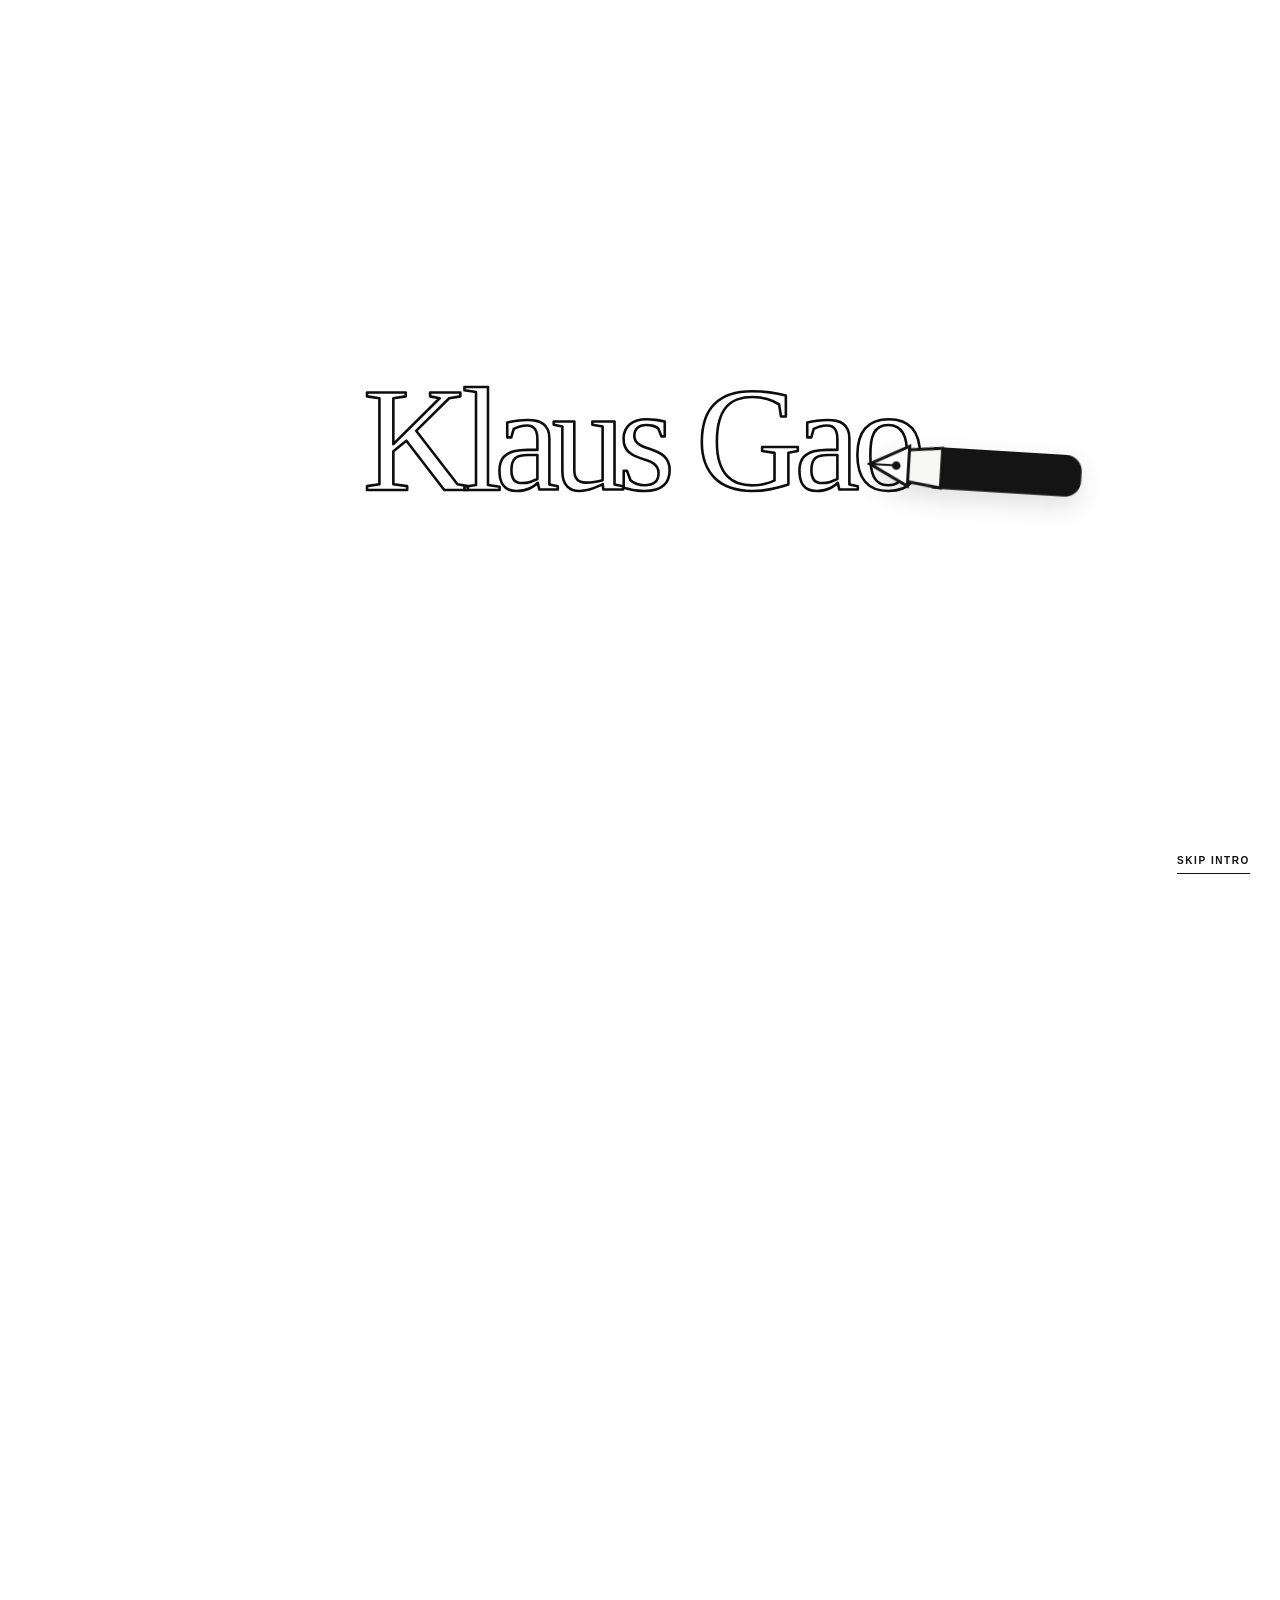
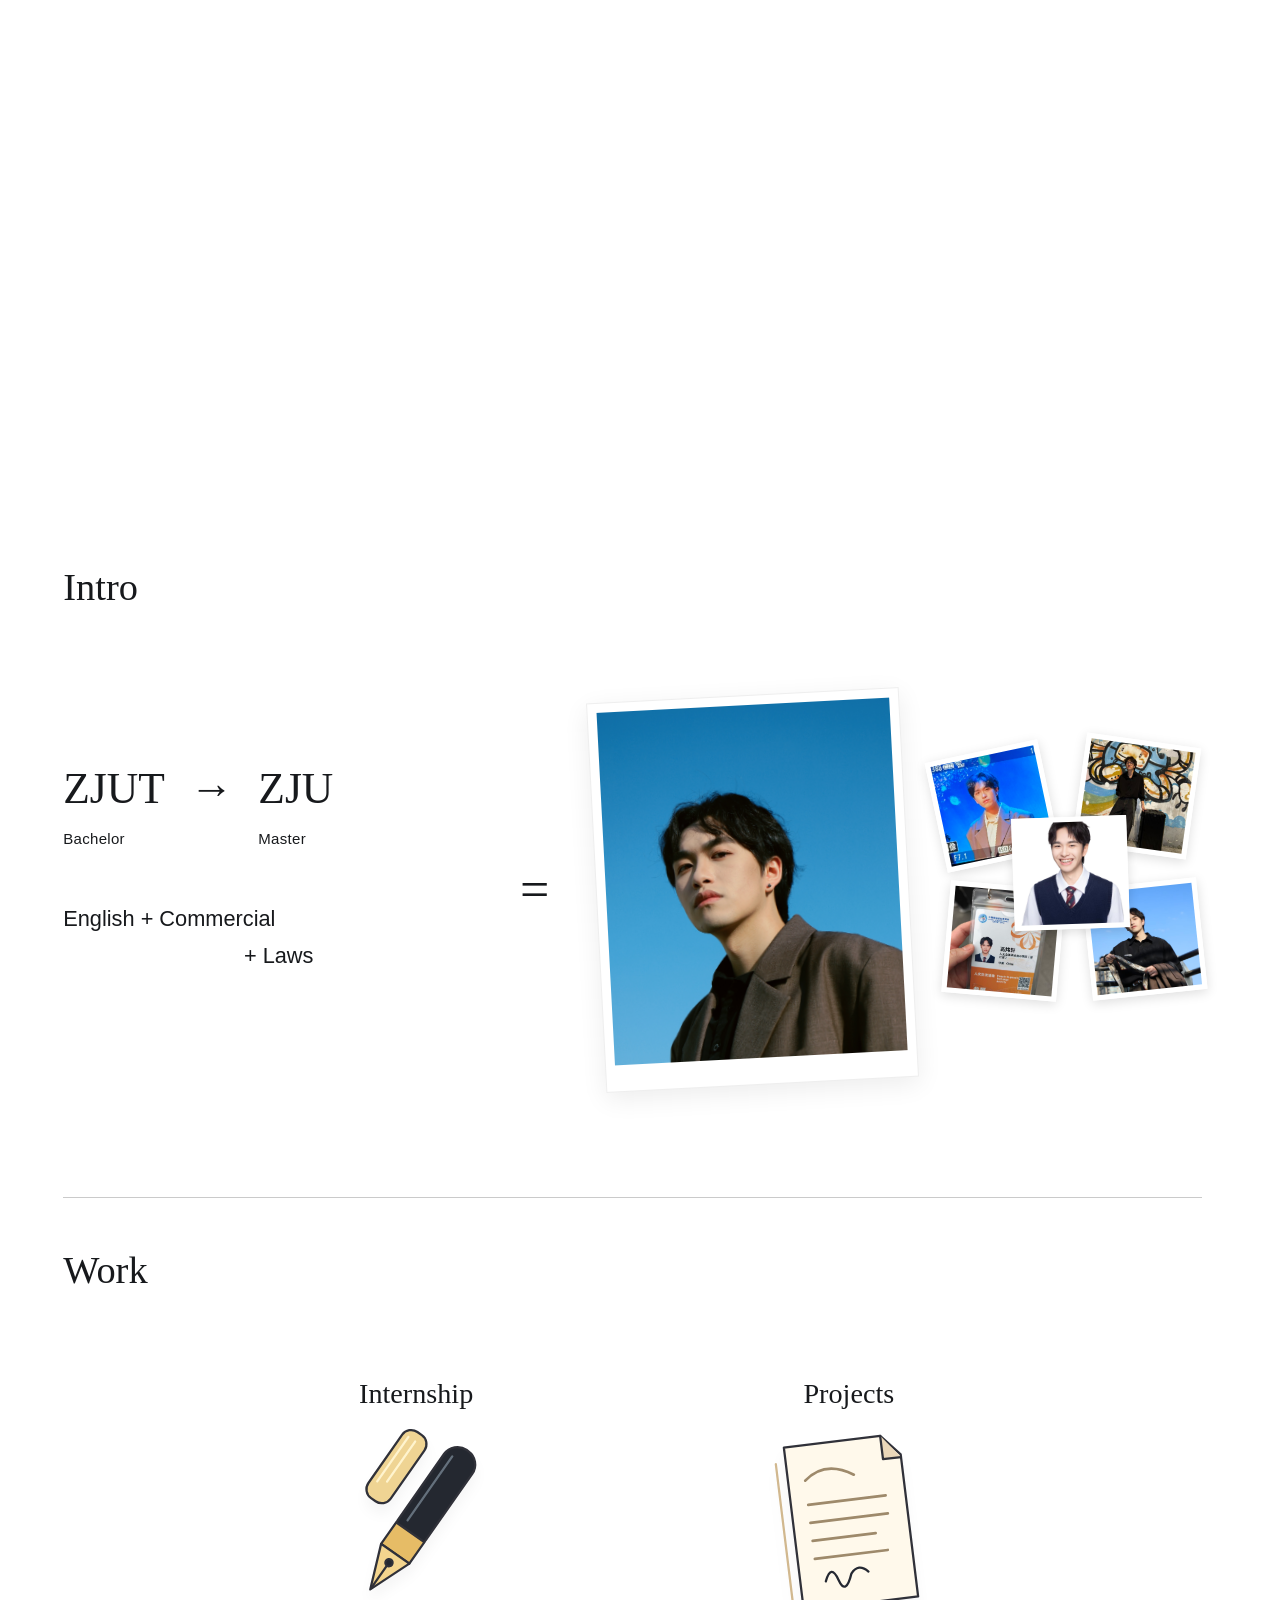
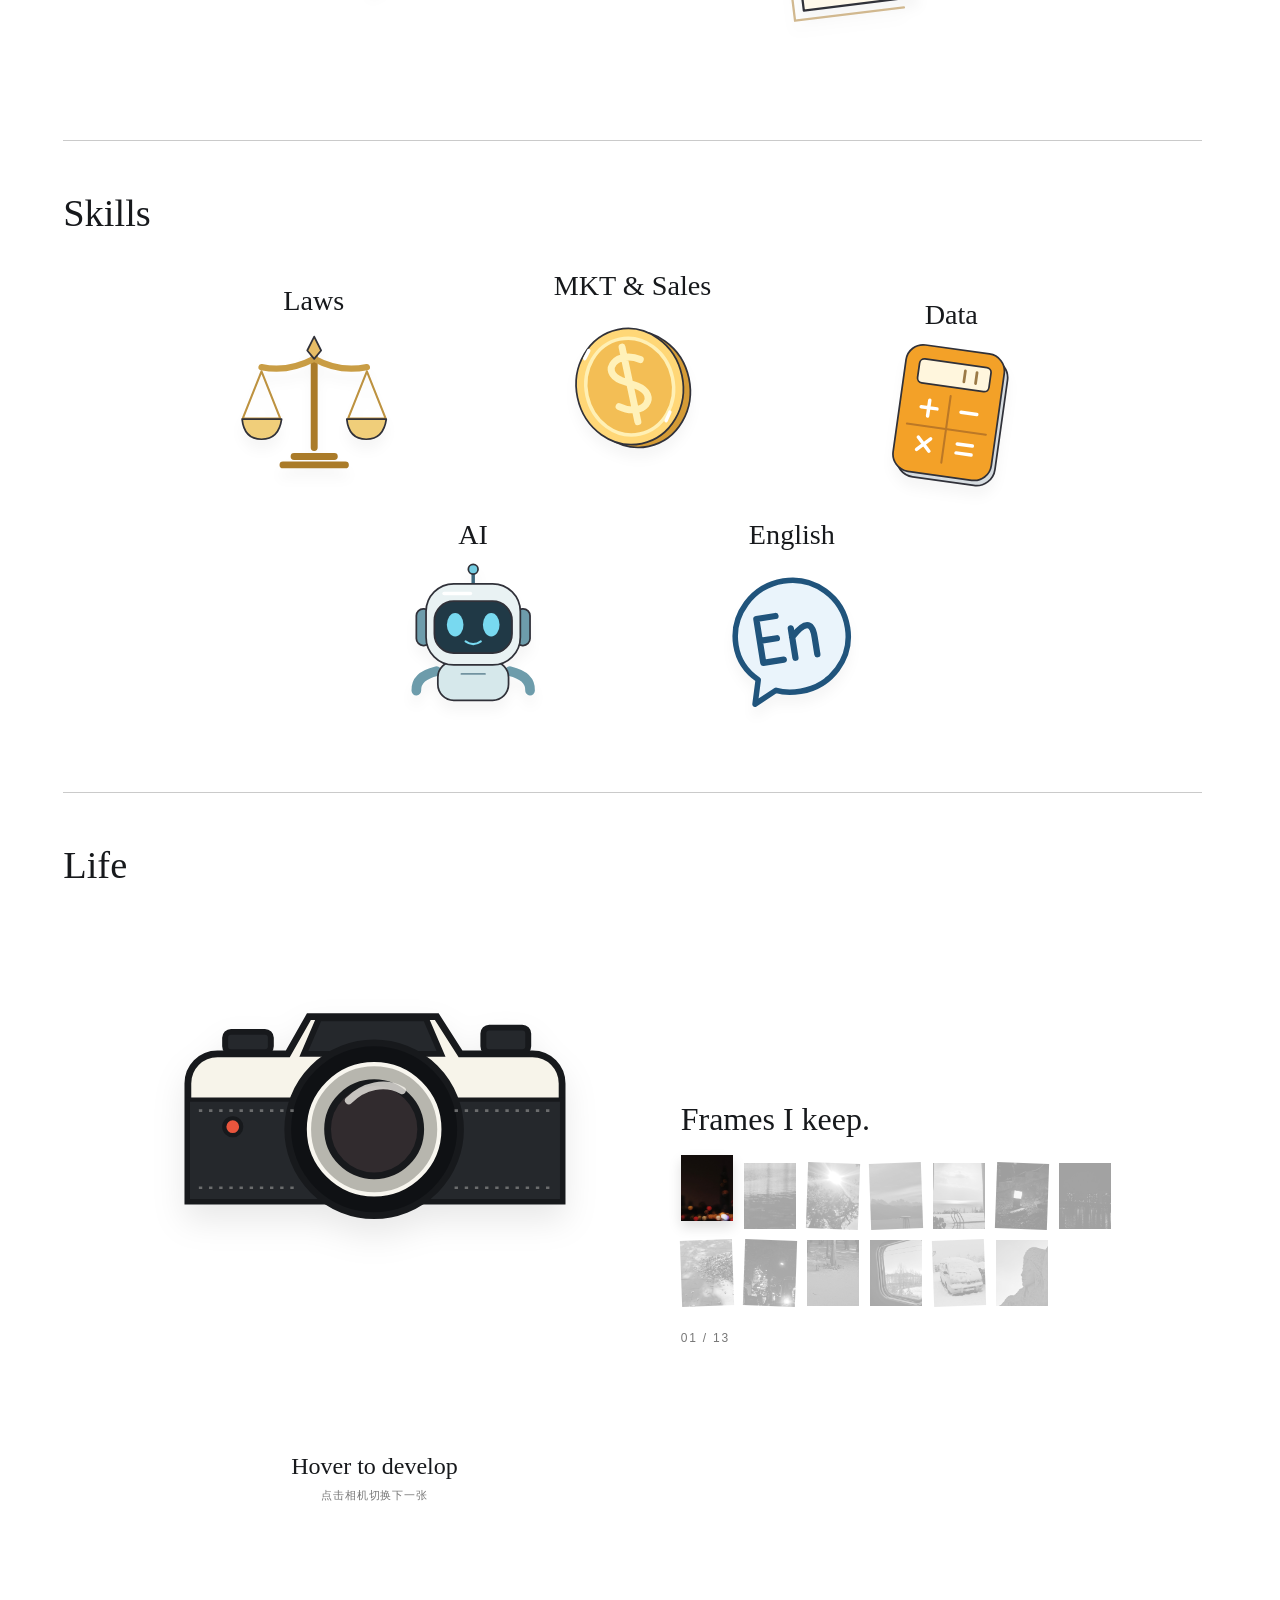
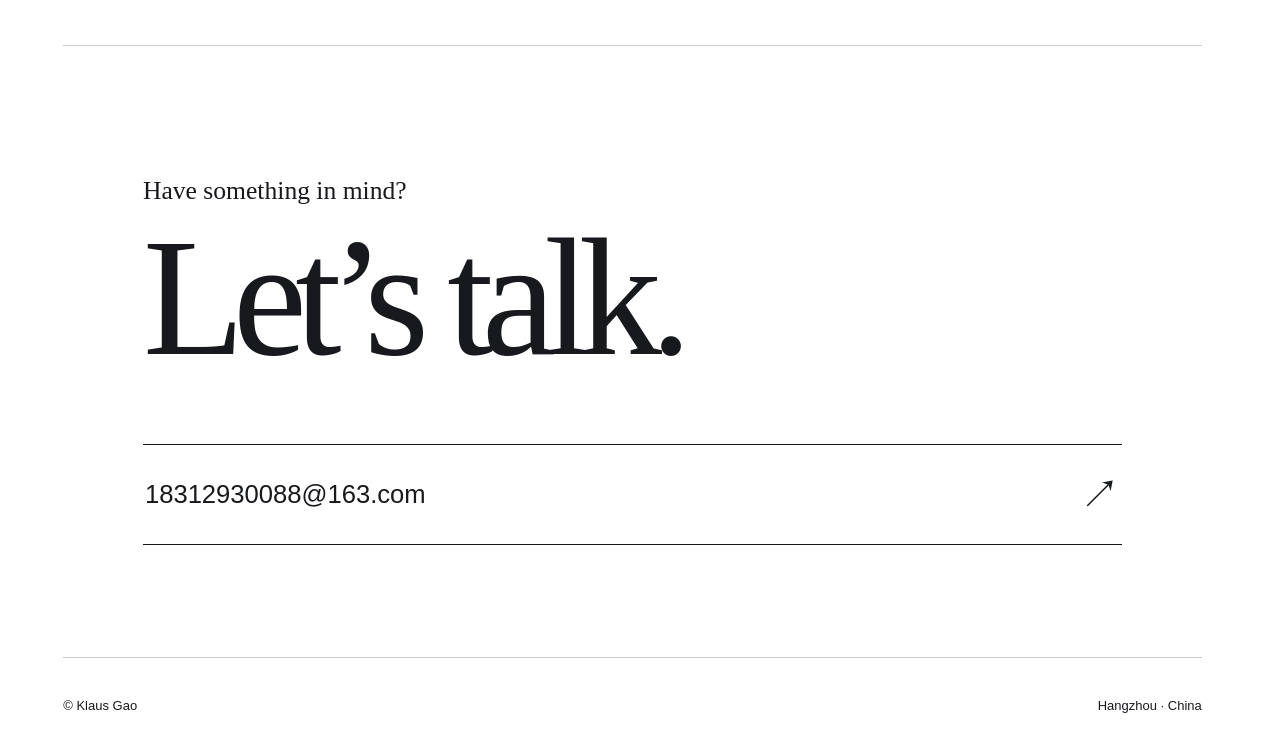
<file: index.html>
<!doctype html>
<html lang="zh-CN">
  <head>
    <meta charset="UTF-8" />
    <meta name="viewport" content="width=device-width, initial-scale=1.0" />
    <meta name="description" content="Klausss-CV — 高炜轩个人履历与作品。" />
    <meta name="theme-color" content="#ffffff" />
    <title>Klausss-CV</title>
    <link rel="preconnect" href="https://registry.npmmirror.com" crossorigin />
    <link href="https://registry.npmmirror.com/@fontsource/bodoni-moda/latest/files/600.css" rel="stylesheet" />
    <link href="https://registry.npmmirror.com/@fontsource/bodoni-moda/latest/files/600-italic.css" rel="stylesheet" />
    <link href="https://registry.npmmirror.com/@fontsource/archivo/latest/files/400.css" rel="stylesheet" />
    <link href="https://registry.npmmirror.com/@fontsource/archivo/latest/files/600.css" rel="stylesheet" />
    <script type="module" crossorigin src="./assets/index-DiAiAA_e.js"></script>
    <link rel="stylesheet" crossorigin href="./assets/index-QHCqaYEh.css">
  </head>
  <body>
    <div id="root"></div>
  </body>
</html>
</file>
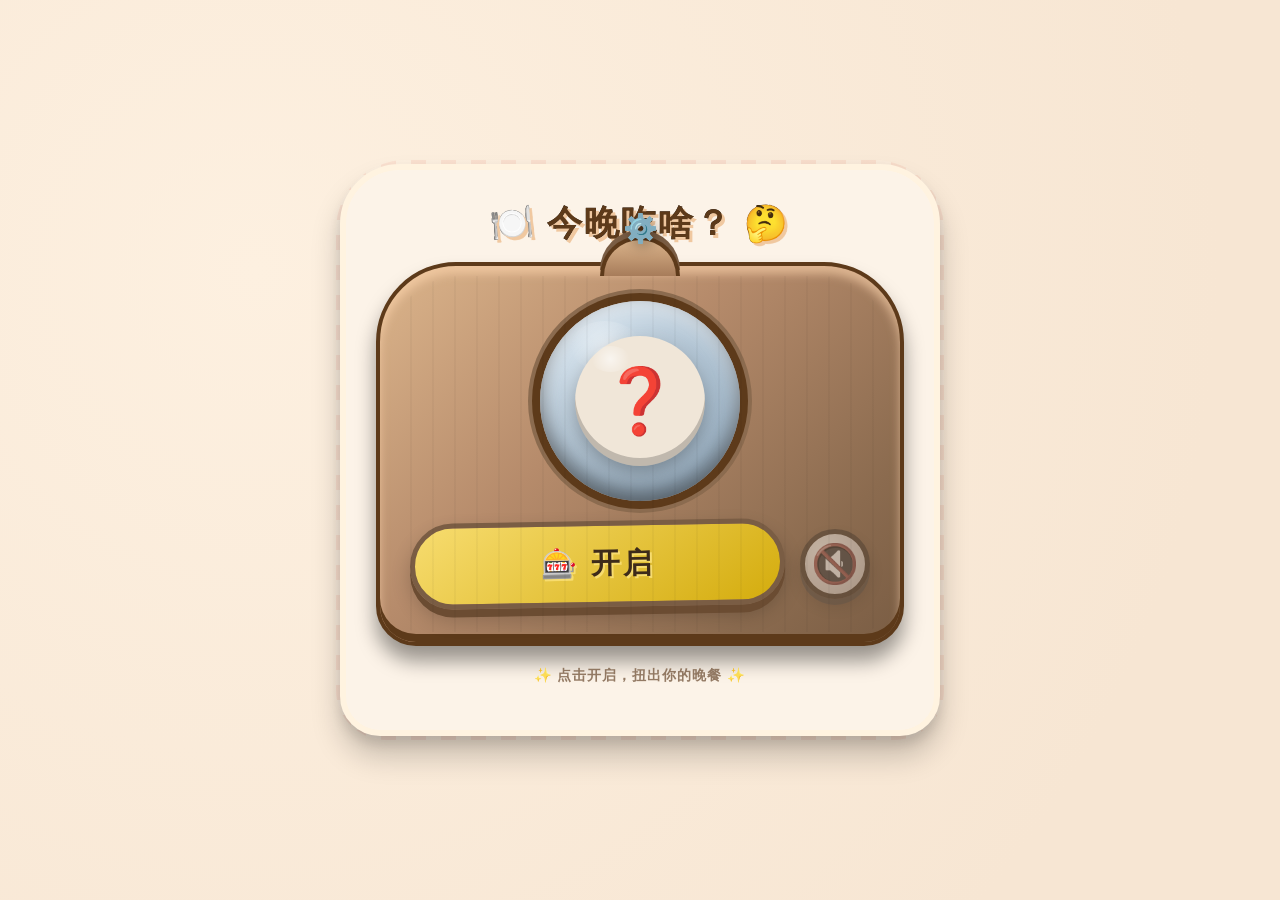
<file: game/index.html>
<!DOCTYPE html>
<html lang="zh-CN">
<head>
    <meta charset="UTF-8" />
    <meta name="viewport" content="width=device-width, initial-scale=1.0" />
    <title>🍔 扭蛋晚餐机 - 带BGM</title>
    <style>
        /* ===== 原有样式 (未改动，仅保留) ===== */
        * {
            margin: 0;
            padding: 0;
            box-sizing: border-box;
            user-select: none;
        }

        body {
            min-height: 100vh;
            display: flex;
            justify-content: center;
            align-items: center;
            background-color: #f7e6d3;
            background-image:
                radial-gradient(circle at 20% 30%, #fdf0e0 0%, #f7e6d3 80%),
                repeating-linear-gradient(45deg, #d4b8a0 0px, #d4b8a0 2px, transparent 2px, transparent 8px);
            font-family: 'Comic Sans MS', 'Chalkboard SE', cursive, sans-serif;
            padding: 20px;
        }

        .game-container {
            max-width: 600px;
            width: 100%;
            background: #fcf3e8;
            border-radius: 60px 60px 40px 40px;
            padding: 30px 30px 45px;
            box-shadow: 0 20px 30px rgba(0, 0, 0, 0.2), 0 8px 12px rgba(0, 0, 0, 0.1);
            border: 6px solid #fff3e0;
            position: relative;
            transition: all 0.2s;
        }

        .game-container::before {
            content: '';
            position: absolute;
            top: -10px;
            left: -10px;
            right: -10px;
            bottom: -10px;
            background: repeating-conic-gradient(#e74c3c 0% 25%, #fff 0% 50%) 0 0 / 30px 30px;
            opacity: 0.08;
            border-radius: 70px 70px 50px 50px;
            z-index: -1;
            pointer-events: none;
        }

        .title {
            text-align: center;
            font-size: 2.2rem;
            font-weight: bold;
            color: #5d3a1a;
            text-shadow: 3px 3px 0 #f0c8a0, 0 0 0 #000;
            margin-bottom: 10px;
            letter-spacing: 2px;
            word-break: break-word;
        }
        .title span {
            display: inline-block;
            transform: rotate(-5deg);
        }

        .gacha-machine {
            background: #b68b6b;
            background-image:
                linear-gradient(135deg, #dbb48b 0%, #b68b6b 40%, #8b6b4f 80%, #7a5d44 100%);
            border-radius: 80px 80px 40px 40px;
            padding: 25px 30px 35px;
            box-shadow:
                inset 0 -8px 0 #5d3a1a,
                inset 0 8px 10px rgba(255, 215, 175, 0.6),
                0 15px 20px rgba(0, 0, 0, 0.4);
            border: 4px solid #5d3a1a;
            position: relative;
            margin: 15px 0;
            transition: 0.3s;
        }

        .gacha-machine::after {
            content: '';
            position: absolute;
            inset: 10px;
            border-radius: 70px 70px 30px 30px;
            background: repeating-linear-gradient(90deg,
                    transparent,
                    transparent 20px,
                    rgba(0, 0, 0, 0.03) 20px,
                    rgba(0, 0, 0, 0.03) 22px);
            pointer-events: none;
        }

        .machine-top {
            position: absolute;
            top: -30px;
            left: 50%;
            transform: translateX(-50%);
            width: 80px;
            height: 40px;
            background: #b68b6b;
            background-image: linear-gradient(to bottom, #dbb48b, #a77c5a);
            border-radius: 50px 50px 0 0;
            border: 4px solid #5d3a1a;
            border-bottom: none;
            box-shadow: 0 -6px 0 #7a5d44;
        }
        .machine-top::before {
            content: '⚙️';
            position: absolute;
            top: -28px;
            left: 50%;
            transform: translateX(-50%);
            font-size: 28px;
            filter: drop-shadow(2px 4px 6px rgba(0, 0, 0, 0.3));
        }

        .window {
            background: radial-gradient(circle at 30% 30%, #d9e6f0, #8aa3b8);
            border-radius: 50%;
            width: 200px;
            height: 200px;
            margin: 10px auto 20px;
            box-shadow:
                inset 0 -10px 20px rgba(0, 0, 0, 0.5),
                inset 0 10px 20px rgba(255, 255, 255, 0.6),
                0 0 0 8px #5d3a1a,
                0 0 0 12px #8b6b4f;
            display: flex;
            justify-content: center;
            align-items: center;
            position: relative;
            transition: all 0.3s;
            overflow: hidden;
        }

        .window::before {
            content: '';
            position: absolute;
            top: 10%;
            left: 15%;
            width: 35%;
            height: 25%;
            background: radial-gradient(circle, rgba(255, 255, 255, 0.7) 0%, transparent 80%);
            border-radius: 50%;
            pointer-events: none;
            opacity: 0.7;
        }

        .gacha-ball {
            width: 130px;
            height: 130px;
            border-radius: 50%;
            background: #f0e6d8;
            display: flex;
            justify-content: center;
            align-items: center;
            flex-direction: column;
            font-size: 2.8rem;
            font-weight: 900;
            color: #3d2b1a;
            box-shadow: inset 0 -8px 0 rgba(0, 0, 0, 0.2), 0 8px 20px rgba(0, 0, 0, 0.3);
            transition: transform 0.3s, background 0.3s;
            text-align: center;
            line-height: 1.2;
            padding: 10px;
            position: relative;
            z-index: 2;
        }

        .gacha-ball::before {
            content: '';
            position: absolute;
            top: 8%;
            left: 12%;
            width: 30%;
            height: 20%;
            background: radial-gradient(circle, rgba(255, 255, 255, 0.6) 0%, transparent 80%);
            border-radius: 50%;
            pointer-events: none;
        }

        /* 按钮区域：同时容纳开启按钮和音乐开关 */
        .button-row {
            display: flex;
            flex-wrap: wrap;
            justify-content: center;
            align-items: center;
            gap: 15px;
            margin-top: 20px;
        }

        .btn-open {
            flex: 1 1 160px;
            padding: 18px 10px;
            font-size: 1.8rem;
            font-weight: bold;
            font-family: inherit;
            background: #f1c40f;
            background: linear-gradient(145deg, #f7dc6f, #d4ac0d);
            border: 5px solid #7a5d44;
            border-radius: 60px;
            color: #3d2b1a;
            text-shadow: 2px 2px 0 #f7dc6f;
            box-shadow: 0 8px 0 #6b4c32, 0 10px 20px rgba(0, 0, 0, 0.2);
            cursor: pointer;
            transition: all 0.08s linear;
            letter-spacing: 3px;
            transform: rotate(-1deg);
            position: relative;
        }

        .btn-open:active {
            transform: translateY(6px) rotate(-1deg);
            box-shadow: 0 2px 0 #6b4c32, 0 8px 15px rgba(0, 0, 0, 0.2);
        }

        .btn-open:disabled {
            opacity: 0.6;
            transform: translateY(4px);
            box-shadow: 0 4px 0 #6b4c32;
            pointer-events: none;
        }

        /* ----- 音乐控制按钮 ----- */
        .btn-music {
            flex: 0 0 auto;
            width: 70px;
            height: 70px;
            border-radius: 50%;
            border: 5px solid #5d3a1a;
            background: #f5e6d3;
            background: radial-gradient(circle at 30% 30%, #fff8f0, #dcc4b0);
            font-size: 2.4rem;
            cursor: pointer;
            box-shadow: 0 6px 0 #6b4c32, 0 8px 16px rgba(0, 0, 0, 0.2);
            transition: all 0.1s ease;
            display: flex;
            align-items: center;
            justify-content: center;
            color: #3d2b1a;
            line-height: 1;
        }

        .btn-music:active {
            transform: translateY(4px);
            box-shadow: 0 2px 0 #6b4c32, 0 6px 12px rgba(0, 0, 0, 0.2);
        }

        .btn-music.muted {
            opacity: 0.5;
            filter: grayscale(0.6);
        }

        /* ===== 品牌样式（原有） ===== */
        .brand-question {
            font-size: 4rem;
            color: #5d3a1a;
        }

        .brand-domino {
            background: #0072b0;
            color: white;
            text-shadow: 2px 2px 0 #003f66;
            font-size: 2rem;
            font-weight: 900;
            display: flex;
            flex-direction: column;
            align-items: center;
            line-height: 1.1;
        }
        .brand-domino .sub {
            font-size: 0.6rem;
            letter-spacing: 2px;
            opacity: 0.9;
        }

        .brand-mcdonald {
            background: #da291c;
            color: #ffc72c;
            text-shadow: 2px 2px 0 #8a1a0e;
            font-size: 2.8rem;
            font-weight: 900;
            display: flex;
            flex-direction: column;
            align-items: center;
            line-height: 1;
        }
        .brand-mcdonald .sub {
            font-size: 0.5rem;
            letter-spacing: 3px;
            color: #ffc72c;
            opacity: 0.9;
            margin-top: 2px;
        }

        .brand-kfc {
            background: #e4002b;
            color: white;
            text-shadow: 2px 2px 0 #8f001a;
            font-size: 2.6rem;
            font-weight: 900;
            display: flex;
            flex-direction: column;
            align-items: center;
            line-height: 1;
        }
        .brand-kfc .sub {
            font-size: 0.6rem;
            letter-spacing: 4px;
            opacity: 0.9;
        }

        .brand-butcher {
            background: #2d1b0e;
            color: #e3b48c;
            text-shadow: 2px 2px 0 #1a0f08;
            font-size: 1.8rem;
            font-weight: 900;
            display: flex;
            flex-direction: column;
            align-items: center;
            line-height: 1.1;
        }
        .brand-butcher .sub {
            font-size: 0.55rem;
            letter-spacing: 2px;
            color: #c79a74;
            margin-top: 2px;
        }

        .brand-text {
            padding: 5px;
            border-radius: 30px;
        }

        /* ===== 动画 ===== */
        @keyframes shake {
            0% { transform: rotate(0deg) scale(1); }
            20% { transform: rotate(20deg) scale(1.1); }
            40% { transform: rotate(-20deg) scale(0.9); }
            60% { transform: rotate(15deg) scale(1.05); }
            80% { transform: rotate(-10deg) scale(0.95); }
            100% { transform: rotate(0deg) scale(1); }
        }
        .shake {
            animation: shake 0.6s ease-in-out;
        }

        @keyframes pop {
            0% { transform: scale(0) rotate(0deg); opacity: 0; }
            60% { transform: scale(1.3) rotate(10deg); opacity: 1; }
            80% { transform: scale(0.9) rotate(-5deg); }
            100% { transform: scale(1) rotate(0deg); }
        }
        .pop {
            animation: pop 0.5s cubic-bezier(0.34, 1.56, 0.64, 1) forwards;
        }

        .confetti-container {
            position: fixed;
            top: 0;
            left: 0;
            width: 100%;
            height: 100%;
            pointer-events: none;
            z-index: 999;
            overflow: hidden;
        }
        .confetti {
            position: absolute;
            width: 10px;
            height: 10px;
            border-radius: 2px;
            animation: confettiFall 2s linear forwards;
        }
        @keyframes confettiFall {
            0% { transform: translateY(-20px) rotate(0deg) scale(1); opacity: 1; }
            100% { transform: translateY(100vh) rotate(720deg) scale(0.2); opacity: 0; }
        }

        .footer {
            text-align: center;
            margin-top: 20px;
            color: #7a5d44;
            font-size: 0.9rem;
            font-weight: bold;
            opacity: 0.8;
            letter-spacing: 1px;
        }

        @media (max-width: 480px) {
            .game-container { padding: 20px; }
            .title { font-size: 1.8rem; }
            .window { width: 160px; height: 160px; }
            .gacha-ball { width: 100px; height: 100px; font-size: 2rem; }
            .btn-open { font-size: 1.4rem; padding: 14px; }
            .btn-music { width: 60px; height: 60px; font-size: 2rem; }
            .brand-domino { font-size: 1.5rem; }
            .brand-mcdonald { font-size: 2.2rem; }
            .brand-kfc { font-size: 2rem; }
            .brand-butcher { font-size: 1.4rem; }
        }
    </style>
</head>
<body>

    <div class="game-container">
        <h1 class="title">
            <span>🍽️</span> 今晚吃啥？ <span>🤔</span>
        </h1>

        <div class="gacha-machine">
            <div class="machine-top"></div>

            <div class="window" id="window">
                <div class="gacha-ball" id="gachaBall">
                    <span class="brand-question">❓</span>
                </div>
            </div>

            <!-- 按钮行：开启 + 音乐控制 -->
            <div class="button-row">
                <button class="btn-open" id="btnOpen">🎰 开启</button>
                <button class="btn-music" id="btnMusic" title="点击播放/暂停音乐">🔇</button>
            </div>
        </div>

        <div class="footer">✨ 点击开启，扭出你的晚餐 ✨</div>
    </div>

    <!-- ===== 音频元素 (BGM) ===== -->
    <!-- 
        请将你的音乐文件命名为 "bgm.mp3" 并放在 index.html 同目录下。
        如果文件名或路径不同，请修改下方的 src 属性。
    -->
    <audio id="bgmAudio" src="bgm.mp3" loop preload="auto"></audio>

    <script>
        (function() {
            // ===== 餐品数据 =====
            const MENUS = [
                {
                    id: 'domino',
                    name: '达美乐',
                    cssClass: 'brand-domino',
                    displayHTML: `
                        <span style="font-size:2.2rem;">🍕</span>
                        <span>达美乐</span>
                        <span class="sub">Domino's</span>
                    `
                },
                {
                    id: 'mcdonald',
                    name: '麦当劳',
                    cssClass: 'brand-mcdonald',
                    displayHTML: `
                        <span style="font-size:2.8rem;">🍔</span>
                        <span>M</span>
                        <span class="sub">McDonald's</span>
                    `
                },
                {
                    id: 'kfc',
                    name: '肯德基',
                    cssClass: 'brand-kfc',
                    displayHTML: `
                        <span style="font-size:2.6rem;">🍗</span>
                        <span>KFC</span>
                        <span class="sub">肯德基</span>
                    `
                },
                {
                    id: 'butcher',
                    name: '屠夫汉堡',
                    cssClass: 'brand-butcher',
                    displayHTML: `
                        <span style="font-size:2rem;">🥩</span>
                        <span>屠夫汉堡</span>
                        <span class="sub">Butcher</span>
                    `
                }
            ];

            // ===== DOM 元素 =====
            const ball = document.getElementById('gachaBall');
            const btn = document.getElementById('btnOpen');
            const windowEl = document.getElementById('window');
            const audio = document.getElementById('bgmAudio');
            const btnMusic = document.getElementById('btnMusic');

            let isAnimating = false;
            let isMusicPlaying = false;

            // ===== 辅助函数 =====
            function getRandomPastel() {
                const hue = Math.floor(Math.random() * 360);
                return `hsl(${hue}, 70%, 75%)`;
            }

            function showResult(menu) {
                ball.className = 'gacha-ball';
                ball.classList.add(menu.cssClass);
                ball.innerHTML = menu.displayHTML;
            }

            function showQuestion() {
                ball.className = 'gacha-ball';
                ball.innerHTML = `<span class="brand-question">❓</span>`;
            }

            function fireConfetti() {
                const container = document.createElement('div');
                container.className = 'confetti-container';
                document.body.appendChild(container);
                const colors = ['#f44336', '#e91e63', '#9c27b0', '#3f51b5', '#4caf50', '#ffeb3b', '#ff9800', '#00bcd4'];
                for (let i = 0; i < 60; i++) {
                    const piece = document.createElement('div');
                    piece.className = 'confetti';
                    piece.style.left = Math.random() * 100 + '%';
                    piece.style.background = colors[Math.floor(Math.random() * colors.length)];
                    piece.style.width = (Math.random() * 8 + 4) + 'px';
                    piece.style.height = (Math.random() * 8 + 4) + 'px';
                    piece.style.animationDuration = (Math.random() * 1.5 + 1.2) + 's';
                    piece.style.animationDelay = Math.random() * 0.8 + 's';
                    piece.style.borderRadius = Math.random() > 0.5 ? '50%' : '2px';
                    container.appendChild(piece);
                }
                setTimeout(() => container.remove(), 3500);
            }

            // ===== 核心：抽取 =====
            function drawGacha() {
                if (isAnimating) return;
                isAnimating = true;
                btn.disabled = true;

                // 尝试启动音乐（如果尚未播放且未被用户暂停）
                // 注意：自动播放策略要求用户手势触发，这里点击"开启"按钮即用户手势。
                if (!isMusicPlaying) {
                    // 如果音频未加载，尝试加载并播放
                    audio.load(); // 重新加载确保能播放
                    audio.play().then(() => {
                        isMusicPlaying = true;
                        updateMusicIcon();
                    }).catch(err => {
                        // 如果自动播放被阻止，用户需手动点击音乐按钮
                        console.log('自动播放被阻止，请手动点击音乐按钮开启。');
                    });
                }

                const index = Math.floor(Math.random() * MENUS.length);
                const menu = MENUS[index];

                ball.classList.remove('pop', 'shake');
                void ball.offsetWidth;
                ball.classList.add('shake');

                setTimeout(() => {
                    ball.classList.remove('shake');
                    showResult(menu);
                    ball.classList.add('pop');
                    fireConfetti();

                    setTimeout(() => {
                        isAnimating = false;
                        btn.disabled = false;
                        ball.classList.remove('pop');
                    }, 600);
                }, 700);
            }

            // ===== 音乐控制 =====
            function toggleMusic() {
                if (isMusicPlaying) {
                    audio.pause();
                    isMusicPlaying = false;
                } else {
                    audio.play().then(() => {
                        isMusicPlaying = true;
                    }).catch(err => {
                        alert('无法播放音乐，请检查音频文件是否存在且格式正确。');
                        console.error(err);
                    });
                }
                updateMusicIcon();
            }

            function updateMusicIcon() {
                if (isMusicPlaying) {
                    btnMusic.textContent = '🔊';
                    btnMusic.classList.remove('muted');
                } else {
                    btnMusic.textContent = '🔇';
                    btnMusic.classList.add('muted');
                }
            }

            // ===== 初始化 =====
            showQuestion();

            // 默认图标为静音（因为还未播放）
            btnMusic.textContent = '🔇';
            btnMusic.classList.add('muted');

            // 事件绑定
            btn.addEventListener('click', drawGacha);
            btnMusic.addEventListener('click', toggleMusic);

            // 当音频加载失败时给出提示（但不影响游戏）
            audio.addEventListener('error', function(e) {
                console.warn('音频文件加载失败，请确认文件存在。');
            });

            // 如果用户点击开启按钮时音乐还未启动，触发播放（已在 drawGacha 中处理）

            console.log('🍔 扭蛋机已启动！点击"开启"抽取晚餐，点击音乐按钮开关BGM。');
        })();
    </script>
</body>
</html>
</file>
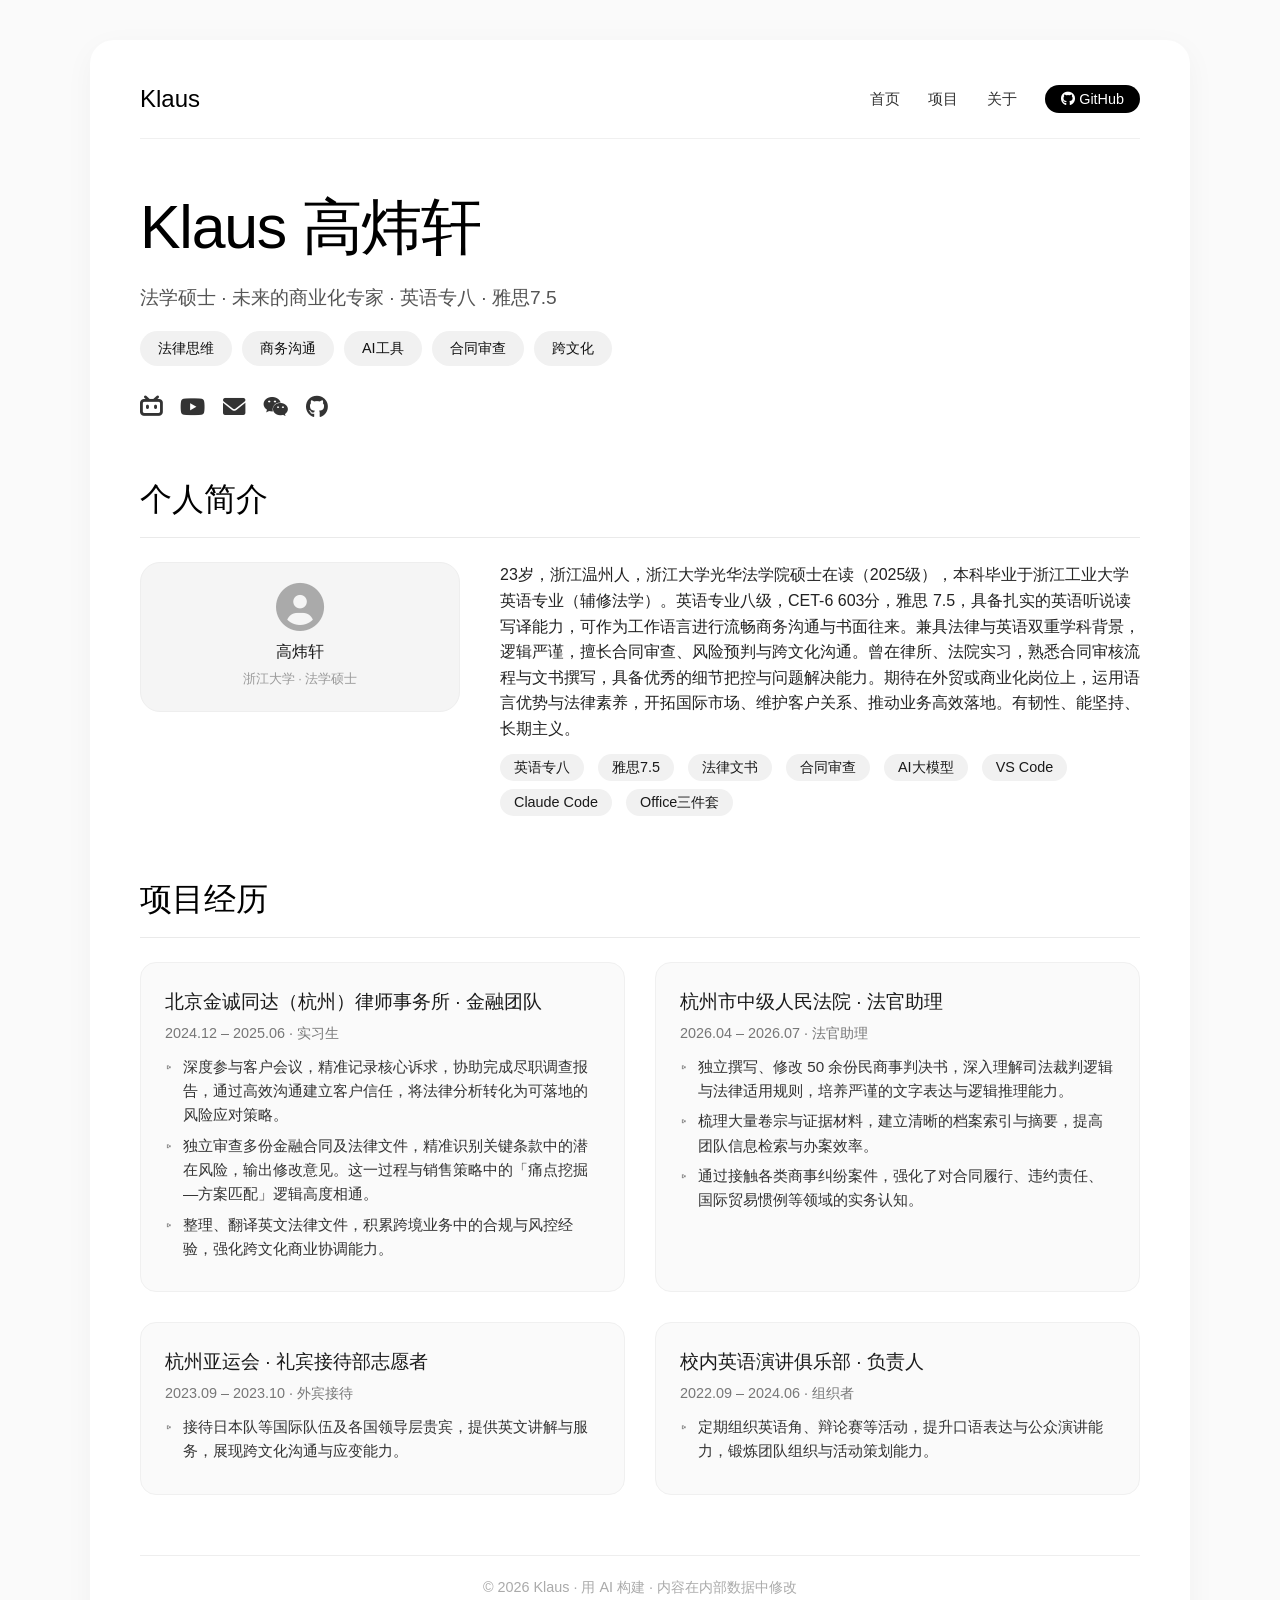
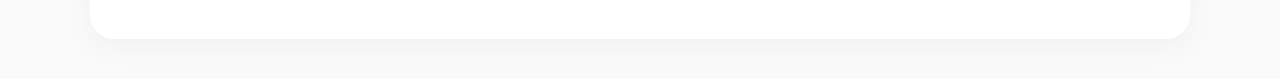
<file: backup/index-old-20260828.html>
<!DOCTYPE html>
<html lang="zh-CN">
<head>
    <meta charset="UTF-8">
    <meta name="viewport" content="width=device-width, initial-scale=1.0">
    <title>Klaus · 个人主页</title>
    <link rel="stylesheet" href="https://cdnjs.cloudflare.com/ajax/libs/font-awesome/6.0.0-beta3/css/all.min.css">
    <style>
        * { margin: 0; padding: 0; box-sizing: border-box; }
        body {
            font-family: -apple-system, BlinkMacSystemFont, "Segoe UI", Roboto, "Helvetica Neue", Arial, sans-serif;
            background-color: #fafafa;
            color: #1a1a1a;
            line-height: 1.6;
            padding: 40px 20px;
        }
        .container {
            max-width: 1100px;
            margin: 0 auto;
            background: #ffffff;
            padding: 40px 50px;
            border-radius: 24px;
            box-shadow: 0 8px 30px rgba(0,0,0,0.04);
        }
        .navbar {
            display: flex;
            justify-content: space-between;
            align-items: center;
            padding-bottom: 20px;
            border-bottom: 1px solid #f0f0f0;
            margin-bottom: 40px;
        }
        .nav-left { font-size: 1.5rem; font-weight: 500; }
        .nav-left a { text-decoration: none; color: #000; }
        .nav-right a {
            margin-left: 24px;
            text-decoration: none;
            color: #333;
            font-size: 0.95rem;
        }
        .nav-right .github-btn {
            background: #000;
            color: #fff;
            padding: 6px 16px;
            border-radius: 30px;
            font-size: 0.9rem;
            text-decoration: none;
        }
        .hero { margin-bottom: 48px; }
        .hero h1 { font-size: 3.8rem; font-weight: 500; letter-spacing: -0.02em; color: #000; }
        .hero .subhead { font-size: 1.2rem; color: #555; margin-top: 6px; }
        .tag-group { margin-top: 18px; display: flex; flex-wrap: wrap; gap: 10px; }
        .tag { background: #f1f1f1; padding: 6px 18px; border-radius: 30px; font-size: 0.9rem; color: #111; }
        .social-links { margin-top: 24px; display: flex; gap: 18px; }
        .social-links a { color: #333; font-size: 1.4rem; }
        .section-title { font-size: 2rem; font-weight: 400; margin: 48px 0 24px 0; padding-bottom: 12px; border-bottom: 1px solid #eaeaea; color: #000; }
        .profile-grid { display: grid; grid-template-columns: 1fr 2fr; gap: 40px; margin-bottom: 20px; }
        .profile-left .avatar-placeholder { background: #f5f5f5; border-radius: 20px; padding: 20px; text-align: center; border: 1px solid #eee; }
        .profile-left .avatar-placeholder i { font-size: 3rem; color: #aaa; display: block; margin-bottom: 8px; }
        .profile-right p { margin-bottom: 12px; color: #222; }
        .skill-tags { display: flex; flex-wrap: wrap; gap: 8px 14px; margin: 10px 0; }
        .skill-tag { background: #f1f1f1; padding: 2px 14px; border-radius: 20px; font-size: 0.9rem; }
        .project-grid { display: grid; grid-template-columns: 1fr 1fr; gap: 30px; margin-top: 10px; }
        .project-card { background: #fafafa; border-radius: 16px; padding: 24px; border: 1px solid #f0f0f0; }
        .project-card h4 { font-size: 1.2rem; font-weight: 500; margin-bottom: 4px; }
        .project-card .meta { font-size: 0.9rem; color: #777; margin-bottom: 10px; }
        .project-card ul { list-style: none; padding: 0; }
        .project-card ul li { position: relative; padding-left: 18px; margin-bottom: 6px; font-size: 0.95rem; color: #333; }
        .project-card ul li::before { content: "▹"; position: absolute; left: 0; color: #888; }
        @media (max-width: 800px) {
            .container { padding: 20px; }
            .profile-grid { grid-template-columns: 1fr; }
            .project-grid { grid-template-columns: 1fr; }
            .hero h1 { font-size: 2.8rem; }
            .nav-right { display: none; }
        }
        .footer { margin-top: 60px; padding-top: 20px; border-top: 1px solid #eee; text-align: center; font-size: 0.9rem; color: #aaa; }
    </style>
</head>
<body>
    <div class="container">
        <div class="navbar">
            <div class="nav-left"><a href="#">Klaus</a></div>
            <div class="nav-right">
                <a href="#">首页</a>
                <a href="#">项目</a>
                <a href="#">关于</a>
                <a href="#" class="github-btn"><i class="fab fa-github"></i> GitHub</a>
            </div>
        </div>

        <div id="app"></div>

        <div class="footer">© 2026 Klaus · 用 AI 构建 · 内容在内部数据中修改</div>
    </div>

    <script>
        // ============================================================
        // 所有数据都写在这里，修改内容只需要改下面这个 data 对象
        // ============================================================
        const data = {
            hero: {
                name: "Klaus 高炜轩",
                subtitle: "法学硕士 · 未来的商业化专家 · 英语专八 · 雅思7.5",
                tags: ["法律思维", "商务沟通", "AI工具", "合同审查", "跨文化"]
            },
            social: [
                { icon: "fab fa-bilibili", url: "#" },
                { icon: "fab fa-youtube", url: "#" },
                { icon: "fas fa-envelope", url: "#" },
                { icon: "fab fa-weixin", url: "#" },
                { icon: "fab fa-github", url: "#" }
            ],
            profile: {
                content: `23岁，浙江温州人，浙江大学光华法学院硕士在读（2025级），本科毕业于浙江工业大学英语专业（辅修法学）。英语专业八级，CET-6 603分，雅思 7.5，具备扎实的英语听说读写译能力，可作为工作语言进行流畅商务沟通与书面往来。兼具法律与英语双重学科背景，逻辑严谨，擅长合同审查、风险预判与跨文化沟通。曾在律所、法院实习，熟悉合同审核流程与文书撰写，具备优秀的细节把控与问题解决能力。期待在外贸或商业化岗位上，运用语言优势与法律素养，开拓国际市场、维护客户关系、推动业务高效落地。有韧性、能坚持、长期主义。`
            },
            skills: {
                tags: ["英语专八", "雅思7.5", "法律文书", "合同审查", "AI大模型", "VS Code", "Claude Code", "Office三件套"]
            },
            projects: [
                {
                    title: "北京金诚同达（杭州）律师事务所 · 金融团队",
                    period: "2024.12 – 2025.06",
                    role: "实习生",
                    details: [
                        "深度参与客户会议，精准记录核心诉求，协助完成尽职调查报告，通过高效沟通建立客户信任，将法律分析转化为可落地的风险应对策略。",
                        "独立审查多份金融合同及法律文件，精准识别关键条款中的潜在风险，输出修改意见。这一过程与销售策略中的「痛点挖掘—方案匹配」逻辑高度相通。",
                        "整理、翻译英文法律文件，积累跨境业务中的合规与风控经验，强化跨文化商业协调能力。"
                    ]
                },
                {
                    title: "杭州市中级人民法院 · 法官助理",
                    period: "2026.04 – 2026.07",
                    role: "法官助理",
                    details: [
                        "独立撰写、修改 50 余份民商事判决书，深入理解司法裁判逻辑与法律适用规则，培养严谨的文字表达与逻辑推理能力。",
                        "梳理大量卷宗与证据材料，建立清晰的档案索引与摘要，提高团队信息检索与办案效率。",
                        "通过接触各类商事纠纷案件，强化了对合同履行、违约责任、国际贸易惯例等领域的实务认知。"
                    ]
                },
                {
                    title: "杭州亚运会 · 礼宾接待部志愿者",
                    period: "2023.09 – 2023.10",
                    role: "外宾接待",
                    details: [
                        "接待日本队等国际队伍及各国领导层贵宾，提供英文讲解与服务，展现跨文化沟通与应变能力。"
                    ]
                },
                {
                    title: "校内英语演讲俱乐部 · 负责人",
                    period: "2022.09 – 2024.06",
                    role: "组织者",
                    details: [
                        "定期组织英语角、辩论赛等活动，提升口语表达与公众演讲能力，锻炼团队组织与活动策划能力。"
                    ]
                }
            ]
        };

        // ============================================================
        // 渲染逻辑（这部分不用改）
        // ============================================================
        function render() {
            let html = '';

            // Hero
            html += `
                <div class="hero">
                    <h1>${data.hero.name}</h1>
                    <div class="subhead">${data.hero.subtitle}</div>
                    <div class="tag-group">
                        ${data.hero.tags.map(tag => `<span class="tag">${tag}</span>`).join('')}
                    </div>
                    <div class="social-links">
                        ${data.social.map(s => `<a href="${s.url}" target="_blank"><i class="${s.icon}"></i></a>`).join('')}
                    </div>
                </div>
            `;

            // 个人简介
            html += `<div class="section-title">个人简介</div>`;
            html += `<div class="profile-grid">`;
            html += `
                <div class="profile-left">
                    <div class="avatar-placeholder">
                        <i class="fas fa-user-circle"></i>
                        高炜轩<br><span style="font-size:0.8rem;color:#999;">浙江大学 · 法学硕士</span>
                    </div>
                </div>
            `;
            html += `<div class="profile-right"><p>${data.profile.content.replace(/\n/g, '<br>')}</p>`;
            html += `<div class="skill-tags">${data.skills.tags.map(t => `<span class="skill-tag">${t}</span>`).join('')}</div>`;
            html += `</div></div>`;

            // 项目经历
            html += `<div class="section-title">项目经历</div>`;
            html += `<div class="project-grid">`;
            data.projects.forEach(proj => {
                html += `
                    <div class="project-card">
                        <h4>${proj.title}</h4>
                        <div class="meta">${proj.period} · ${proj.role}</div>
                        <ul>${proj.details.map(d => `<li>${d}</li>`).join('')}</ul>
                    </div>
                `;
            });
            html += `</div>`;

            document.getElementById('app').innerHTML = html;
        }

        render();
    </script>
</body>
</html>
</file>
<file: assets/index-QHCqaYEh.css>
.ink-opening{position:fixed;top:0;right:0;bottom:0;left:0;z-index:1000;overflow:hidden;background:#fff;color:#0d0d0d}.ink-opening__filters{position:absolute;width:0;height:0}.ink-opening__stage{position:absolute;top:0;right:0;bottom:0;left:0;display:grid;place-items:center}.ink-opening__word{width:min(78vw,1080px);overflow:visible}.ink-opening__signature{fill:transparent;stroke:#0d0d0d;stroke-width:2.6;stroke-linecap:round;stroke-linejoin:round;font:400 148px/1 Segoe Script,Brush Script MT,Lucida Handwriting,cursive;letter-spacing:-.055em}.ink-opening__pen{position:absolute;left:17%;top:calc(50% - 8px);width:clamp(150px,17vw,240px);transform-origin:12% 50%;will-change:transform,opacity}.ink-opening__pen svg{display:block;width:100%;overflow:visible;filter:drop-shadow(0 10px 12px rgba(0,0,0,.12))}.ink-opening__pen path,.ink-opening__pen circle{vector-effect:non-scaling-stroke}.pen-body{fill:#141414;stroke:#141414;stroke-width:2}.pen-grip{fill:#f7f7f5;stroke:#141414;stroke-width:3}.pen-nib{fill:#fff;stroke:#141414;stroke-width:3}.ink-opening__pen circle{fill:#141414}.pen-line{fill:none;stroke:#141414;stroke-width:2}.ink-opening__drops{position:absolute;left:29%;right:27%;top:54%;display:flex;justify-content:space-around;pointer-events:none}.ink-opening__drop{width:clamp(4px,.45vw,8px);height:clamp(28px,5vw,70px);border-radius:50% 50% 65% 65%;background:#0d0d0d;transform-origin:50% 0;will-change:transform,opacity}.ink-opening__drop:nth-child(2){margin-top:32px}.ink-opening__drop:nth-child(3){margin-top:-12px}.ink-opening__drop:nth-child(4){margin-top:19px}.ink-opening__drop:nth-child(6){margin-top:40px}.ink-opening__curtain{position:absolute;left:-5%;right:-5%;top:-9%;height:118%;background:#0d0d0d;transform:scaleY(0);transform-origin:50% 0;will-change:transform;clip-path:polygon(0 0,100% 0,100% 95%,94% 97%,86% 94%,78% 99%,68% 95%,57% 98%,47% 94%,36% 99%,25% 95%,14% 98%,6% 94%,0 97%)}.ink-opening__skip{position:absolute;right:30px;bottom:26px;z-index:2;color:#111;font:600 10px/1 var(--sans);letter-spacing:.16em;border-bottom:1px solid;padding:7px 0}@media (max-width:720px){.ink-opening__word{width:94vw}.ink-opening__signature{font-size:132px}.ink-opening__pen{left:3%;width:145px}.ink-opening__drops{left:14%;right:12%}.ink-opening__skip{right:20px;bottom:20px}}@media (prefers-reduced-motion:reduce){.ink-opening{display:none}}:root{--sans:"Archivo","Microsoft YaHei",sans-serif;--hand:"Segoe Script","Brush Script MT",cursive;--ink:#17191c;--paper:#fff}*{box-sizing:border-box}html{scroll-behavior:smooth;scrollbar-gutter:stable}body{margin:0;background:#fff;color:var(--ink);font-family:var(--sans);-webkit-font-smoothing:antialiased}button,a{-webkit-tap-highlight-color:transparent;color:inherit;font:inherit}button{border:0;background:none;cursor:pointer;padding:0}a{text-decoration:none}button:focus-visible,a:focus-visible{outline:2px solid #20547c;outline-offset:8px}img{display:block;width:100%;height:100%;object-fit:cover}.hand{font-family:var(--hand)}.signature-chapter{height:190svh;position:relative}.signature-stage{height:100svh;position:sticky;top:0;overflow:hidden;pointer-events:none}.cover-name{position:absolute;left:50%;top:50%;margin:0;font:400 clamp(70px,14vw,220px)/1.3 var(--hand);letter-spacing:-.075em;white-space:nowrap;transform-origin:0 0}.signature-full{display:block;transform:translate(-50%,-50%)}.signature-kg{position:absolute;top:0;left:0;font-family:var(--hand);font-size:132px;letter-spacing:-.1em;opacity:0;line-height:1}.signature-ink{position:absolute;left:-80px;top:-20px;display:flex;align-items:center;opacity:0;filter:blur(3px)}.signature-ink i{display:block;width:80px;height:25px;background:#111;border-radius:70% 40% 60% 45%;transform:rotate(-25deg)}.signature-ink i:nth-child(2){width:65px;height:40px;margin-left:-40px}.signature-ink i:nth-child(3){width:40px;height:20px;margin-left:-15px}.sketch-nav{position:fixed;left:0;right:0;top:0;height:88px;padding:20px 5vw;z-index:30;display:flex;align-items:center;opacity:0;visibility:hidden;background:#ffffffed;-webkit-backdrop-filter:blur(12px);backdrop-filter:blur(12px)}.corner-logo{font:400 32px/1 var(--hand);letter-spacing:-.1em;opacity:0}.sketch-nav nav{position:absolute;left:50%;transform:translate(-50%);display:flex;gap:32px}.sketch-nav nav button{font-size:17px;padding:9px 0;position:relative}.sketch-nav nav button:after{content:"";position:absolute;bottom:2px;left:0;width:100%;height:1px;background:#111;transform:scaleX(0);transform-origin:left;transition:transform .4s}.sketch-nav nav button:hover:after{transform:scaleX(1)}.sketch-main{width:min(1400px,90%);margin:auto}.sketch-section{scroll-margin-top:100px;padding:48px 0 72px;border-bottom:1px solid #cacaca}.sketch-section h2{font:400 clamp(28px,3vw,42px)/1.3 var(--hand);margin:0 0 42px}.intro-layout{display:grid;grid-template-columns:1.1fr 50px .8fr .68fr;gap:26px;align-items:center;min-height:470px}.education-path{text-align:left}.education-path>div{display:flex;align-items:flex-start;gap:25px;font:400 clamp(28px,3.4vw,52px)/1.1 var(--hand)}.education-path small{display:block;font:400 15px/1.8 var(--sans);letter-spacing:.02em;margin-top:12px}.education-path b{font-weight:400}.education-path p{font-size:clamp(17px,1.7vw,26px);line-height:1.7;margin-top:48px}.education-path p span{display:block;text-align:center}.intro-more{font-size:12px;opacity:0;transition:opacity .3s}.education-path:hover .intro-more,.education-path:focus-visible .intro-more{opacity:1}.equals{font:400 52px var(--hand)}.portrait-photo{height:390px;transform:rotate(-3deg);padding:9px 9px 26px;background:#fff;box-shadow:0 7px 24px #00000013;border:1px solid #eee;transition:transform .6s}.portrait-photo:hover{transform:rotate(0)}.photo-scatter{position:relative;height:300px}.photo-scatter button{position:absolute;width:43%;height:112px;border:5px solid white;background:#fff;box-shadow:0 3px 12px #0002;transition:transform .55s;transform:rotate(-12deg)}.photo-scatter button:nth-child(1){left:0;top:10px}.photo-scatter button:nth-child(2){left:54%;top:0;transform:rotate(8deg)}.photo-scatter button:nth-child(3){left:4%;top:145px;transform:rotate(5deg)}.photo-scatter button:nth-child(4){left:57%;top:143px;transform:rotate(-6deg)}.photo-scatter button:nth-child(5){left:29%;top:77px;transform:rotate(-2deg)}.photo-scatter button:hover{transform:rotate(0) scale(1.15);z-index:2}.works-objects{display:flex;justify-content:space-around;align-items:center;min-height:330px;padding:0 12%}.object-link{position:relative;display:flex;flex-direction:column;align-items:center;justify-content:center;min-width:180px}.object-label{font:400 clamp(20px,2.2vw,30px)/1.4 var(--hand)}.object-art{width:clamp(160px,17vw,230px);height:auto;overflow:visible;transition:transform .65s cubic-bezier(.2,.8,.2,1);filter:drop-shadow(0 10px 6px #00000009)}.object-link:hover .object-art,.object-link:focus-visible .object-art{transform:translateY(-12px) rotate(-5deg)}.object-open{font-size:22px;position:absolute;right:4px;bottom:20px;opacity:0;transform:translate(-6px,6px);transition:opacity .4s,transform .4s}.object-link:hover .object-open,.object-link:focus-visible .object-open{opacity:1;transform:none}.object-link:hover .robot-eyes{transform:scaleY(.65);transform-origin:120px 100px}.robot-eyes{transition:transform .4s}.skills-objects{display:grid;grid-template-columns:repeat(6,1fr);row-gap:28px;align-items:center;padding:0 8%}.skills-objects .object-link{grid-column:span 2}.skills-objects .link-AI{grid-column:2/4}.skills-objects .link-English{grid-column:4/6}.skills-objects .object-art{width:clamp(135px,13vw,185px)}.skills-objects .object-link:nth-child(2){transform:translateY(-15px)}.skills-objects .object-link:nth-child(3){transform:translateY(14px)}.life-layout{display:grid;grid-template-columns:1fr 1fr;gap:12%;align-items:center;padding:0 12% 30px}.life-main-photo{height:440px;max-width:340px;padding:9px 9px 28px;border:1px solid #e8e8e8;box-shadow:0 6px 20px #0001;transform:rotate(-3deg)}.life-main-photo img{object-fit:contain;background:#fff}.life-picker>p{font-size:30px}.life-picker>div{display:flex;gap:9px;flex-wrap:wrap}.life-picker button{width:54px;height:68px;opacity:.5;transition:opacity .3s,transform .3s}.life-picker button.selected{opacity:1;transform:translateY(-7px)}.life-picker>span{display:block;font-size:12px;margin-top:25px;color:#777}.sketch-main footer{display:flex;justify-content:space-between;padding:40px 0;font-size:13px}.archive{position:fixed;top:0;right:0;bottom:0;left:0;width:100%;height:100%;max-width:none;max-height:none;margin:0;border:0;background:#fff;padding:0;color:var(--ink);overflow-y:auto}.archive::backdrop{background:#fff}.archive>header{position:sticky;top:0;z-index:1;background:#fffffff2;-webkit-backdrop-filter:blur(12px);backdrop-filter:blur(12px);display:flex;justify-content:space-between;align-items:center;padding:25px 5vw;border-bottom:1px solid #ddd}.archive>header button{font-size:18px}.archive>header button:last-child{font-size:28px}.archive>header span{font:24px var(--hand)}.archive-inner{width:min(1100px,88%);margin:65px auto 100px}.archive-inner>.hand{font-size:35px}.archive-inner>h1{font-size:clamp(28px,4vw,52px);font-weight:500;margin:10px 0 60px}.archive article{display:grid;grid-template-columns:minmax(0,1fr) .6fr;gap:70px;border-top:1px solid #ddd;padding:40px 0 60px}.archive article:not(:has(img)){grid-template-columns:1fr;max-width:780px}.archive h2{font-size:clamp(19px,2.3vw,28px);font-weight:500;line-height:1.4}.archive-meta{font-size:13px;color:#777;line-height:1.8}.archive-copy{margin-top:32px}.archive h3{font-size:17px;font-weight:600}.archive-copy p{font-size:15px;line-height:2;color:#505257}.archive article>img{height:auto;max-height:470px;object-fit:contain;align-self:start;margin-top:20px}@media (max-width:800px){.sketch-nav nav{gap:20px;left:auto;right:5vw;transform:none}.sketch-nav nav button{font-size:14px}.intro-layout{grid-template-columns:1fr 1fr;gap:25px;min-height:0}.education-path{grid-column:1/-1}.education-path>div{font-size:38px}.education-path p{margin:20px 0}.equals{display:none}.portrait-photo{height:330px}.photo-scatter{height:280px}.photo-scatter button{height:105px}.sketch-section{padding:35px 0 55px}.works-objects{padding:0;min-height:280px}.object-link{min-width:0}.skills-objects{padding:0;row-gap:25px}.skills-objects .object-art{width:135px}.object-label{font-size:19px}.life-layout{padding:0;gap:30px}.life-main-photo{height:350px}.archive article{grid-template-columns:1fr;gap:15px}.archive article>img{max-height:350px}.signature-kg{font-size:132px}}@media (max-width:480px){.portrait-photo{height:260px}.photo-scatter button{height:90px}.photo-scatter button:nth-child(3),.photo-scatter button:nth-child(4){top:125px}.skills-objects{grid-template-columns:repeat(2,1fr)}.skills-objects .object-link,.skills-objects .link-AI,.skills-objects .link-English{grid-column:auto;transform:none}.skills-objects .link-English{grid-column:1/-1}.life-layout{grid-template-columns:1fr}.life-main-photo{width:78%;margin:auto}.life-picker{text-align:center}.life-picker>div{justify-content:center}.cover-name{font-size:16vw}.sketch-nav{height:70px}.sketch-nav nav{gap:16px}.corner-logo{font-size:28px}}@media (prefers-reduced-motion:reduce){html{scroll-behavior:auto}*,*:before,*:after{animation:none!important;transition:none!important}.signature-chapter{height:100svh}.signature-stage{position:relative}.signature-full{opacity:1}.signature-ink,.signature-kg{display:none}}.signature-chapter{height:235svh}.signature-particles{position:absolute;top:0;right:0;bottom:0;left:0;width:100%;height:100%;pointer-events:none}.corner-logo{font-family:Times New Roman,Times,serif;font-size:34px;letter-spacing:-.055em;line-height:1}.sketch-nav{background:transparent;-webkit-backdrop-filter:none;backdrop-filter:none;pointer-events:none}.sketch-nav a,.sketch-nav nav{pointer-events:auto}.sketch-nav nav{background:#ffffffeb;border-radius:30px;padding:4px 18px;-webkit-backdrop-filter:blur(12px);backdrop-filter:blur(12px)}@media (prefers-reduced-motion:reduce){.signature-chapter{height:100svh}.signature-particles{display:none}}::view-transition-old(root),::view-transition-new(root){animation:none}::view-transition-group(*){animation-duration:.72s;animation-timing-function:cubic-bezier(.22,.8,.2,1)}.life-layout{display:grid;grid-template-columns:1.05fr .95fr;gap:9%;align-items:center;padding:10px 8% 70px}.camera-life{text-align:center;min-height:560px;display:flex;flex-direction:column;justify-content:flex-end;min-width:0}.camera-stage{position:relative;display:block;width:100%;max-width:520px;height:495px;margin:auto;overflow:visible}.camera-art{position:absolute;z-index:3;left:0;top:30px;width:100%;height:auto;overflow:visible;filter:drop-shadow(0 16px 16px #00000017);transition:transform .8s cubic-bezier(.22,.8,.2,1)}.camera-top{fill:#f7f4ea;stroke:#17191c;stroke-width:8}.camera-leather{fill:#25282c;stroke:#17191c;stroke-width:5}.camera-button,.camera-ridge{fill:#25282c;stroke:#17191c;stroke-width:7}.camera-lens-outer{fill:#0f1114;stroke:#17191c;stroke-width:8}.camera-lens-ring{fill:#b7b6ae;stroke:#f8f6ef;stroke-width:5}.camera-lens-glass{fill:#312b2e;stroke:#17191c;stroke-width:8}.camera-glint{fill:none;stroke:#f8f6ef;stroke-width:9;stroke-linecap:round;opacity:.75}.camera-indicator{fill:#e9553d;stroke:#17191c;stroke-width:5}.camera-stitch{fill:none;stroke:#6b6c6d;stroke-width:3;stroke-dasharray:4 8}.camera-print{position:absolute;z-index:2;left:50%;top:185px;width:56%;max-width:285px;aspect-ratio:.78;background:#fff;padding:12px 12px 38px;box-shadow:0 18px 42px #0003;border:1px solid #dedede;transform:translate(-50%,-65%) scale(.52) rotate(-2deg);transform-origin:50% 0;opacity:0;transition:transform 1s cubic-bezier(.2,.78,.18,1),opacity .25s}.camera-print-image{display:block;width:100%;height:100%;overflow:hidden;background:#eee}.camera-print-image img{object-fit:cover}.camera-print small{position:absolute;bottom:12px;left:14px;font-size:10px;letter-spacing:.16em}.camera-flash{position:absolute;z-index:4;width:18px;height:18px;border:1px solid #111;border-radius:50%;left:16%;top:183px;opacity:0;transform:scale(.2);box-shadow:0 0 #fff,0 0 #111}.camera-stage:hover .camera-print,.camera-stage:focus-visible .camera-print{opacity:1;transform:translate(-50%,66%) scale(1) rotate(2deg)}.camera-stage:hover .camera-art,.camera-stage:focus-visible .camera-art{transform:translateY(-5px) rotate(-.6deg)}.camera-stage:hover .camera-flash,.camera-stage:focus-visible .camera-flash{animation:cameraFlash .8s ease-out}.camera-life>p{margin:8px 0 0}.camera-life>p span{display:block;font:24px/1.3 var(--hand)}.camera-life>p small{display:block;margin-top:6px;color:#777;font-size:11px;letter-spacing:.08em}@keyframes cameraFlash{0%{opacity:0;transform:scale(.2)}12%{opacity:1;transform:scale(1);box-shadow:0 0 0 17px #fff,0 0 0 20px #111}32%,to{opacity:0;transform:scale(1.7);box-shadow:0 0 0 25px #fff0,0 0 0 28px #1110}}.life-picker>p{font-size:32px;margin:0 0 25px}.life-picker>div{display:grid;grid-template-columns:repeat(7,52px);gap:11px}.life-picker button{width:52px;height:66px;opacity:.38;filter:grayscale(1);transition:opacity .4s,transform .45s cubic-bezier(.2,.8,.2,1),filter .4s}.life-picker button:nth-child(3n){transform:rotate(2deg)}.life-picker button:nth-child(4n){transform:rotate(-2deg)}.life-picker button:hover{opacity:.75;filter:grayscale(.35);transform:translateY(-4px) rotate(0)}.life-picker button.selected{opacity:1;filter:none;transform:translateY(-8px) rotate(0);box-shadow:0 6px 12px #0002}.life-picker>span{display:block;font-size:12px;margin-top:25px;color:#777;letter-spacing:.15em}.lets-talk{min-height:68vh;padding:12vh 7% 10vh;border-bottom:1px solid #cacaca;display:flex;flex-direction:column;justify-content:center}.lets-talk>p{font-size:clamp(18px,2vw,30px);margin:0 0 18px}.lets-talk h2{font:400 clamp(72px,13vw,190px)/.9 var(--hand);letter-spacing:-.07em;margin:0 0 70px}.lets-talk a{display:flex;justify-content:space-between;align-items:center;border-top:1px solid #17191c;border-bottom:1px solid #17191c;padding:22px 2px;font-size:clamp(18px,2vw,30px);transition:padding .45s cubic-bezier(.2,.8,.2,1),background-color .45s}.lets-talk a b{font-size:40px;font-weight:400;transition:transform .45s}.lets-talk a:hover,.lets-talk a:focus-visible{padding-left:18px;padding-right:18px;background:#f4f4f1}.lets-talk a:hover b,.lets-talk a:focus-visible b{transform:translate(5px,-5px)}.archive h2{font-size:clamp(21px,2.25vw,30px);font-weight:500;line-height:1.35;margin:0 0 18px}.archive-meta{font-size:15px}.archive-copy p{font-size:16px}.archive-copy strong{font-weight:700;color:#17191c;background:linear-gradient(transparent 67%,#f2d689 0)}.archive article>img{max-height:520px}.archive article.archive-wide-image{grid-template-columns:minmax(270px,.62fr) minmax(0,1.38fr);gap:52px}.archive article.archive-wide-image>img{width:100%;max-height:none;margin-top:0;align-self:center}@media (max-width:1100px) and (min-width:801px){.life-picker>div{grid-template-columns:repeat(5,52px)}}@media (max-width:800px){.life-layout{padding:0 0 25px;gap:35px;grid-template-columns:1fr}.camera-life{min-height:550px}.camera-stage{max-width:500px}.life-picker{text-align:center}.life-picker>div{grid-template-columns:repeat(7,48px);justify-content:center}.life-picker button{width:48px;height:62px}.archive article.archive-wide-image{grid-template-columns:1fr;gap:15px}.archive article>img{max-height:420px}.lets-talk{min-height:58vh;padding-left:3%;padding-right:3%}}@media (max-width:480px){.camera-life{min-height:445px}.camera-stage{height:385px}.camera-art{top:25px}.camera-print{top:130px;width:60%;padding:9px 9px 31px}.camera-stage:hover .camera-print,.camera-stage:focus-visible .camera-print{transform:translate(-50%,62%) scale(.9) rotate(2deg)}.life-picker>div{grid-template-columns:repeat(5,48px)}.lets-talk h2{font-size:24vw;margin-bottom:48px}.lets-talk a{font-size:16px}.lets-talk a b{font-size:28px}}
</file>
